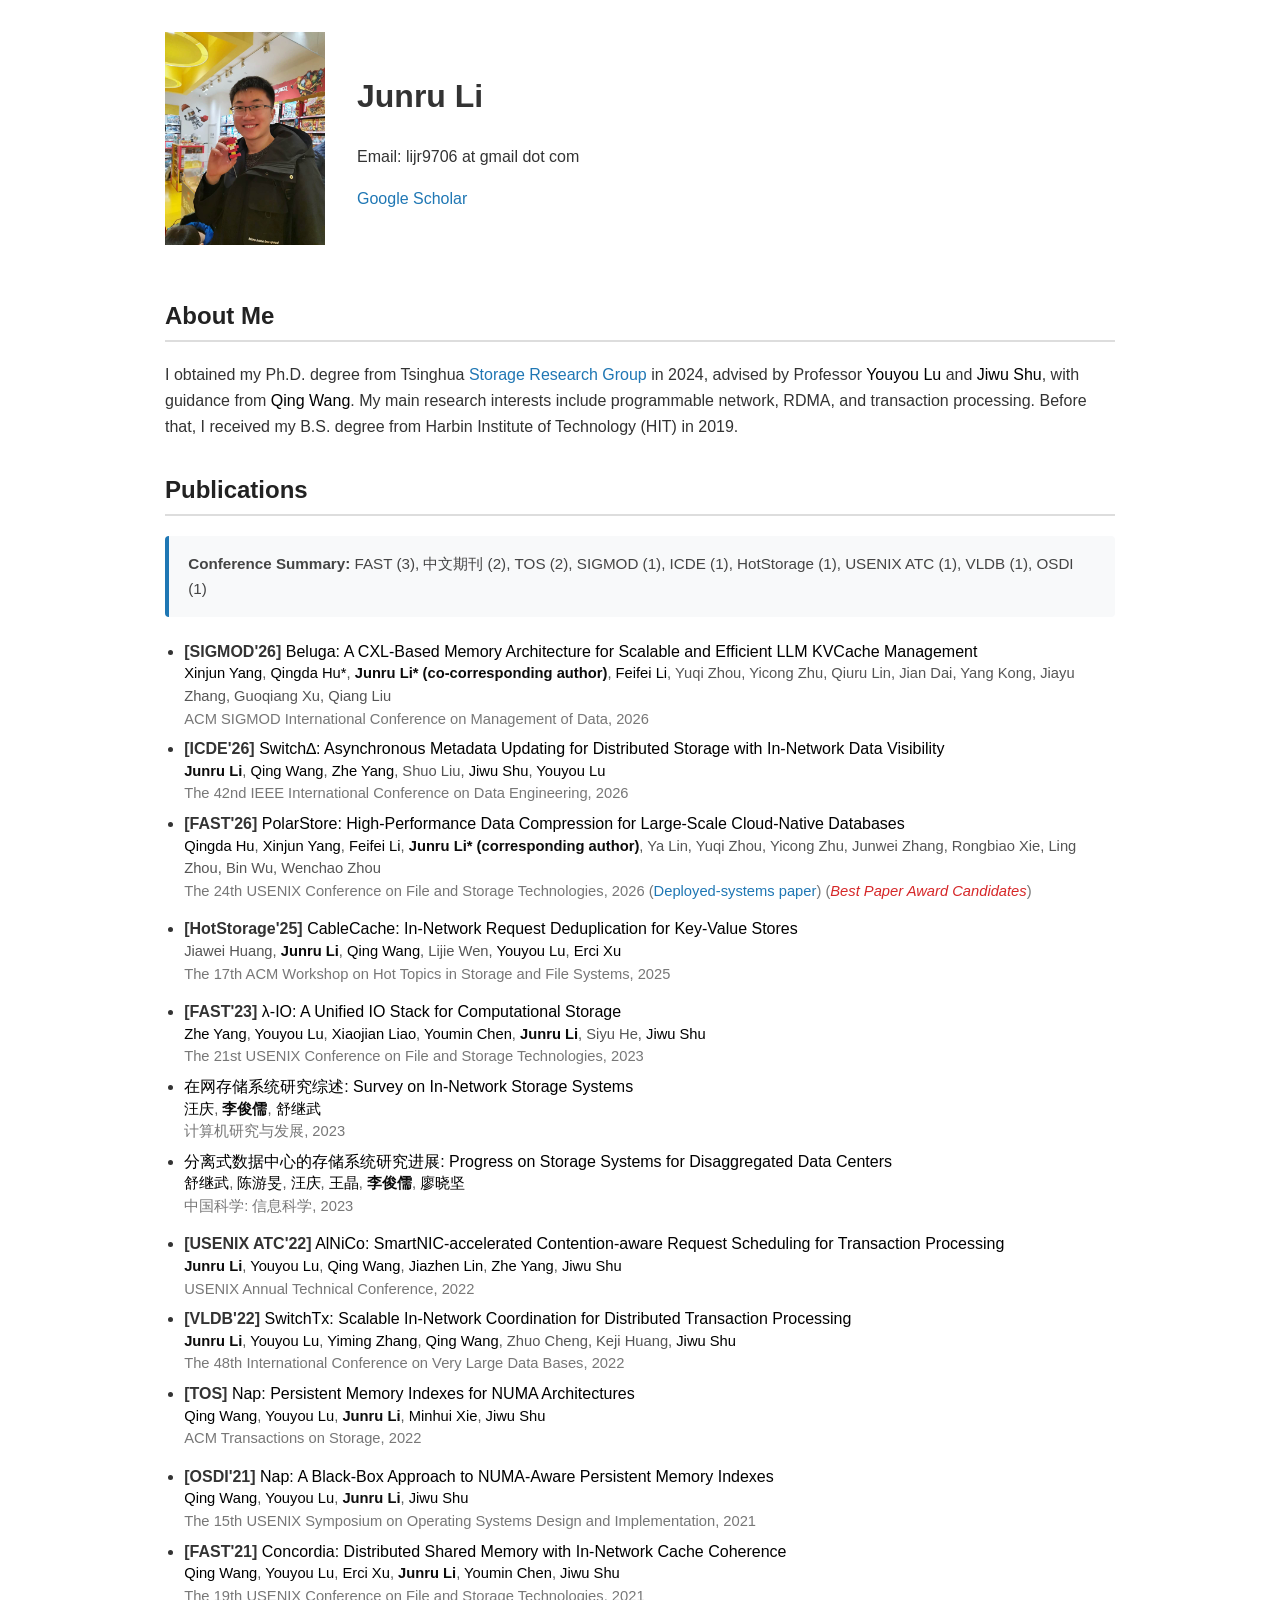
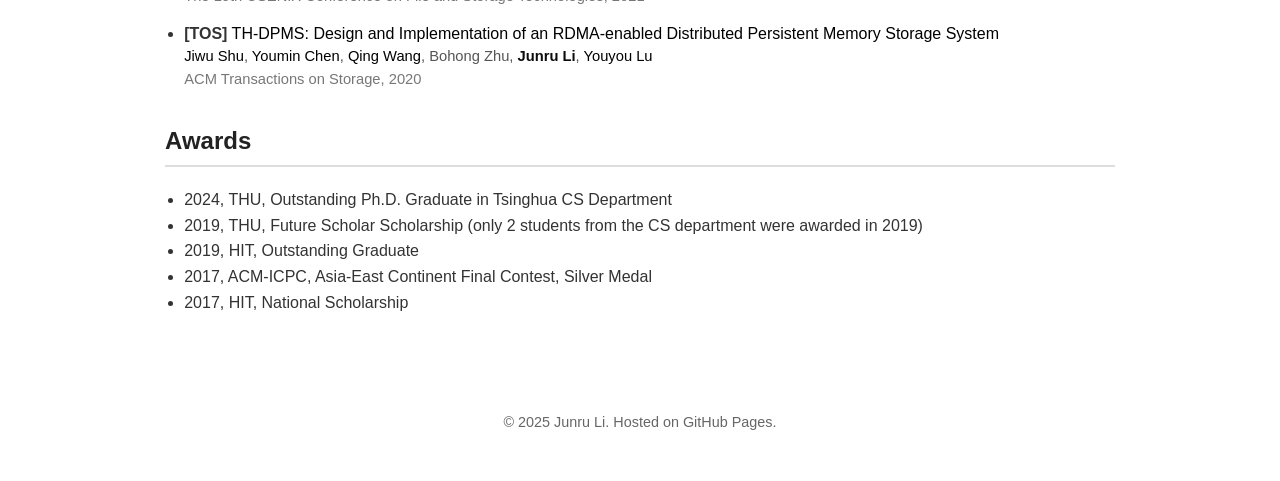
<file: index.html>
<!DOCTYPE html><html lang="en"><head>
  <meta charset="UTF-8">
  <meta name="viewport" content="width=device-width, initial-scale=1.0">
  <title>Junru Li</title>
  <link rel="icon" href="favicon.ico" type="image/x-icon">
  <link rel="stylesheet" href="style.css">
</head>

<body>
  <header class="header-flex">
    <img src="assets/ljr.png" alt="Profile picture" class="avatar-rect">
    <div class="info">
      <h1>Junru Li</h1>
      <p>Email: lijr9706 at gmail dot com</p>
      <!-- <p>Address: Beijing, China</p> -->
      <p>
        <a href="https://scholar.google.com/citations?user=Lg8fOyMAAAAJ" target="_blank" title="Google Scholar" class="bule-tag">
          Google Scholar</a>
        <!-- <a href="https://dblp.org/pid/97/6505-31.html" target="_blank" title="DBLP" class="bule-tag"> DBLP</a> -->
      </p>
    </div>
  </header>

  <main>
    <section id="about">
      <h2>About Me</h2>
      <p>I obtained my Ph.D. degree from Tsinghua <a href="https://storage.cs.tsinghua.edu.cn/" class="bule-tag">Storage Research Group</a> in 2024, advised by Professor <a href="http://storage.cs.tsinghua.edu.cn/~lu/">Youyou Lu</a> and <a href="http://storage.cs.tsinghua.edu.cn/~jiwu-shu/">Jiwu Shu</a>, with guidance from <a href="https://wangqing.io/">Qing Wang</a>. My main research interests include programmable network, RDMA, and transaction processing. 
        Before that, I received my B.S. degree from Harbin Institute of Technology (HIT) in 2019.
      </p>
    </section>


    <section id="publications">
      <h2>Publications</h2>
      <div id="paper-list">
        <!-- Papers grouped by year will be inserted here -->
      <div class="conference-summary"><p><strong>Conference Summary:</strong> FAST (3), 中文期刊 (2), TOS (2), SIGMOD (1), ICDE (1), HotStorage (1), USENIX ATC (1), VLDB (1), OSDI (1)</p></div><ul><li style="margin-bottom: 8px;">
            <strong>[SIGMOD'26]</strong> 
            <a href="https://2026.sigmod.org/" target="_blank">Beluga: A CXL-Based Memory Architecture for Scalable and Efficient LLM KVCache Management </a><br>
            <span class="authors"><a href="https://scholar.google.com/citations?user=EsV3aoEAAAAJ" class="author-link">Xinjun Yang</a>, <a href="https://scholar.google.com/citations?user=mdD3xMMAAAAJ" class="author-link">Qingda Hu*</a>, <span class="highlight">Junru Li* (co-corresponding author)</span>, <a href="https://scholar.google.com/citations?user=qPDhlWkAAAAJ" class="author-link">Feifei Li</a>, Yuqi Zhou, Yicong Zhu, Qiuru Lin, Jian Dai, Yang Kong, Jiayu Zhang, Guoqiang Xu, Qiang Liu</span><br>
            <span class="venue-full">ACM SIGMOD International Conference on Management of Data, 2026 </span>
            
          </li><li style="margin-bottom: 8px;">
            <strong>[ICDE'26]</strong> 
            <a href="https://icde2026.github.io/" target="_blank">Switch∆: Asynchronous Metadata Updating for Distributed Storage with In-Network Data Visibility </a><br>
            <span class="authors"><span class="highlight">Junru Li</span>, <a href="https://wangqing.io/" class="author-link">Qing Wang</a>, <a href="http://storage.cs.tsinghua.edu.cn/~yz" class="author-link">Zhe Yang</a>, Shuo Liu, <a href="http://storage.cs.tsinghua.edu.cn/~jiwu-shu" class="author-link">Jiwu Shu</a>, <a href="http://storage.cs.tsinghua.edu.cn/~lu/" class="author-link">Youyou Lu</a></span><br>
            <span class="venue-full">The 42nd IEEE International Conference on Data Engineering, 2026 </span>
            
          </li><li style="margin-bottom: 8px;">
            <strong>[FAST'26]</strong> 
            <a href="https://www.usenix.org/conference/fast26/" target="_blank">PolarStore: High-Performance Data Compression for Large-Scale Cloud-Native Databases </a><br>
            <span class="authors"><a href="https://scholar.google.com/citations?user=mdD3xMMAAAAJ" class="author-link">Qingda Hu</a>, <a href="https://scholar.google.com/citations?user=EsV3aoEAAAAJ" class="author-link">Xinjun Yang</a>, <a href="https://scholar.google.com/citations?user=qPDhlWkAAAAJ" class="author-link">Feifei Li</a>, <span class="highlight">Junru Li* (corresponding author)</span>, Ya Lin, Yuqi Zhou, Yicong Zhu, Junwei Zhang, Rongbiao Xie, Ling Zhou, Bin Wu, Wenchao Zhou</span><br>
            <span class="venue-full">The 24th USENIX Conference on File and Storage Technologies, 2026  (<span class="bule-tag">Deployed-systems paper</span>) (<span class="award-inline">Best Paper Award Candidates</span>)</span>
            
          </li></ul><ul><li style="margin-bottom: 8px;">
            <strong>[HotStorage'25]</strong> 
            <a href="https://www.hotstorage.org/2025/accepted.html" target="_blank">CableCache: In-Network Request Deduplication for Key-Value Stores </a><br>
            <span class="authors">Jiawei Huang, <span class="highlight">Junru Li</span>, <a href="https://wangqing.io/" class="author-link">Qing Wang</a>, Lijie Wen, <a href="http://storage.cs.tsinghua.edu.cn/~lu/" class="author-link">Youyou Lu</a>, <a href="https://giorgioercixu.github.io/" class="author-link">Erci Xu</a></span><br>
            <span class="venue-full">The 17th ACM Workshop on Hot Topics in Storage and File Systems, 2025 </span>
            
          </li></ul><ul><li style="margin-bottom: 8px;">
            <strong>[FAST'23]</strong> 
            <a href="https://www.usenix.org/conference/fast23/presentation/yang-zhe" target="_blank">λ-IO: A Unified IO Stack for Computational Storage </a><br>
            <span class="authors"><a href="http://storage.cs.tsinghua.edu.cn/~yz" class="author-link">Zhe Yang</a>, <a href="http://storage.cs.tsinghua.edu.cn/~lu/" class="author-link">Youyou Lu</a>, <a href="https://liaoxiaojian.github.io/" class="author-link">Xiaojian Liao</a>, <a href="https://chenyoumin1993.github.io/" class="author-link">Youmin Chen</a>, <span class="highlight">Junru Li</span>, Siyu He, <a href="http://storage.cs.tsinghua.edu.cn/~jiwu-shu" class="author-link">Jiwu Shu</a></span><br>
            <span class="venue-full">The 21st USENIX Conference on File and Storage Technologies, 2023 </span>
            
          </li><li style="margin-bottom: 8px;">
            
            <a href="https://crad.ict.ac.cn/article/doi/10.7544/issn1000-1239.202220865" target="_blank">在网存储系统研究综述: Survey on In-Network Storage Systems </a><br>
            <span class="authors"><a href="https://wangqing.io/" class="author-link">汪庆</a>, <span class="highlight">李俊儒</span>, <a href="http://storage.cs.tsinghua.edu.cn/~jiwu-shu" class="author-link">舒继武</a></span><br>
            <span class="venue-full">计算机研究与发展, 2023 </span>
            
          </li><li style="margin-bottom: 8px;">
            
            <a href="https://storage.cs.tsinghua.edu.cn/publications/分离式数据中心的存储系统研究进展.pdf" target="_blank">分离式数据中心的存储系统研究进展: Progress on Storage Systems for Disaggregated Data Centers </a><br>
            <span class="authors"><a href="http://storage.cs.tsinghua.edu.cn/~jiwu-shu" class="author-link">舒继武</a>, <a href="https://chenyoumin1993.github.io/" class="author-link">陈游旻</a>, <a href="https://wangqing.io/" class="author-link">汪庆</a>, <a href="https://storage.cs.tsinghua.edu.cn/~wj/" class="author-link">王晶</a>, <span class="highlight">李俊儒</span>, <a href="https://liaoxiaojian.github.io/" class="author-link">廖晓坚</a></span><br>
            <span class="venue-full">中国科学: 信息科学, 2023 </span>
            
          </li></ul><ul><li style="margin-bottom: 8px;">
            <strong>[USENIX ATC'22]</strong> 
            <a href="https://www.usenix.org/conference/atc22/presentation/li-junru" target="_blank">AlNiCo: SmartNIC-accelerated Contention-aware Request Scheduling for Transaction Processing </a><br>
            <span class="authors"><span class="highlight">Junru Li</span>, <a href="http://storage.cs.tsinghua.edu.cn/~lu/" class="author-link">Youyou Lu</a>, <a href="https://wangqing.io/" class="author-link">Qing Wang</a>, <a href="https://storage.cs.tsinghua.edu.cn/~ljz/" class="author-link">Jiazhen Lin</a>, <a href="http://storage.cs.tsinghua.edu.cn/~yz" class="author-link">Zhe Yang</a>, <a href="http://storage.cs.tsinghua.edu.cn/~jiwu-shu" class="author-link">Jiwu Shu</a></span><br>
            <span class="venue-full">USENIX Annual Technical Conference, 2022 </span>
            
          </li><li style="margin-bottom: 8px;">
            <strong>[VLDB'22]</strong> 
            <a href="https://vldb.org/pvldb/vol15/p2881-li.pdf" target="_blank">SwitchTx: Scalable In-Network Coordination for Distributed Transaction Processing </a><br>
            <span class="authors"><span class="highlight">Junru Li</span>, <a href="http://storage.cs.tsinghua.edu.cn/~lu/" class="author-link">Youyou Lu</a>, <a href="http://nicexlab.com/zym.htm" class="author-link">Yiming Zhang</a>, <a href="https://wangqing.io/" class="author-link">Qing Wang</a>, Zhuo Cheng, Keji Huang, <a href="http://storage.cs.tsinghua.edu.cn/~jiwu-shu" class="author-link">Jiwu Shu</a></span><br>
            <span class="venue-full">The 48th International Conference on Very Large Data Bases, 2022 </span>
            
          </li><li style="margin-bottom: 8px;">
            <strong>[TOS]</strong> 
            <a href="https://dl.acm.org/doi/10.1145/3507922" target="_blank">Nap: Persistent Memory Indexes for NUMA Architectures </a><br>
            <span class="authors"><a href="https://wangqing.io/" class="author-link">Qing Wang</a>, <a href="http://storage.cs.tsinghua.edu.cn/~lu/" class="author-link">Youyou Lu</a>, <span class="highlight">Junru Li</span>, <a href="https://minhui-xie.github.io/" class="author-link">Minhui Xie</a>, <a href="http://storage.cs.tsinghua.edu.cn/~jiwu-shu" class="author-link">Jiwu Shu</a></span><br>
            <span class="venue-full">ACM Transactions on Storage, 2022 </span>
            
          </li></ul><ul><li style="margin-bottom: 8px;">
            <strong>[OSDI'21]</strong> 
            <a href="https://www.usenix.org/conference/osdi21/presentation/wang-qing" target="_blank">Nap: A Black-Box Approach to NUMA-Aware Persistent Memory Indexes </a><br>
            <span class="authors"><a href="https://wangqing.io/" class="author-link">Qing Wang</a>, <a href="http://storage.cs.tsinghua.edu.cn/~lu/" class="author-link">Youyou Lu</a>, <span class="highlight">Junru Li</span>, <a href="http://storage.cs.tsinghua.edu.cn/~jiwu-shu" class="author-link">Jiwu Shu</a></span><br>
            <span class="venue-full">The 15th USENIX Symposium on Operating Systems Design and Implementation, 2021 </span>
            
          </li><li style="margin-bottom: 8px;">
            <strong>[FAST'21]</strong> 
            <a href="https://www.usenix.org/conference/fast21/presentation/wang" target="_blank">Concordia: Distributed Shared Memory with In-Network Cache Coherence </a><br>
            <span class="authors"><a href="https://wangqing.io/" class="author-link">Qing Wang</a>, <a href="http://storage.cs.tsinghua.edu.cn/~lu/" class="author-link">Youyou Lu</a>, <a href="https://giorgioercixu.github.io/" class="author-link">Erci Xu</a>, <span class="highlight">Junru Li</span>, <a href="https://chenyoumin1993.github.io/" class="author-link">Youmin Chen</a>, <a href="http://storage.cs.tsinghua.edu.cn/~jiwu-shu" class="author-link">Jiwu Shu</a></span><br>
            <span class="venue-full">The 19th USENIX Conference on File and Storage Technologies, 2021 </span>
            
          </li></ul><ul><li style="margin-bottom: 8px;">
            <strong>[TOS]</strong> 
            <a href="https://dl.acm.org/doi/10.1145/3412852" target="_blank">TH-DPMS: Design and Implementation of an RDMA-enabled Distributed Persistent Memory Storage System </a><br>
            <span class="authors"><a href="http://storage.cs.tsinghua.edu.cn/~jiwu-shu" class="author-link">Jiwu Shu</a>, <a href="https://chenyoumin1993.github.io/" class="author-link">Youmin Chen</a>, <a href="https://wangqing.io/" class="author-link">Qing Wang</a>, Bohong Zhu, <span class="highlight">Junru Li</span>, <a href="http://storage.cs.tsinghua.edu.cn/~lu/" class="author-link">Youyou Lu</a></span><br>
            <span class="venue-full">ACM Transactions on Storage, 2020 </span>
            
          </li></ul></div>
    </section>

    <section id="research">
      <h2>Awards</h2>
      <ul>
        <li> 2024, THU, Outstanding Ph.D. Graduate in Tsinghua CS Department</li>
        <!-- <li> 2023, THU, First-class Scholarship （深交所资助）</li>
        <li> 2023, THU, Longfor Scholarship （龙湖集团资助）</li>
        <li> 2022, THU, Second-class Scholarship （赣州市政府资助）</li>
        <li> 2022, THU, Longfor Scholarship （龙湖集团资助）</li> -->
        <li> 2019, THU, Future Scholar Scholarship (only 2 students from the CS department were awarded in 2019) </li>
        <li> 2019, HIT, Outstanding Graduate</li>
        <li> 2017, ACM-ICPC, Asia-East Continent Final Contest, Silver Medal</li>
        <!-- (Team: MyHappinessIsAll, <a href="https://icpc.global/regionals/finder/asia-ec-league-final-2017/standings">link</a>)</li> -->
        <li> 2017, HIT, National Scholarship</li>
        <!-- <li> 2015, HIT, Freshman Scholarship</li> -->
      </ul>
    </section>
  </main>

  <footer>
    <p>© 2025 Junru Li. Hosted on GitHub Pages. </p> <!--Fork from Qing Wang-->
  </footer>





</body></html>
</file>
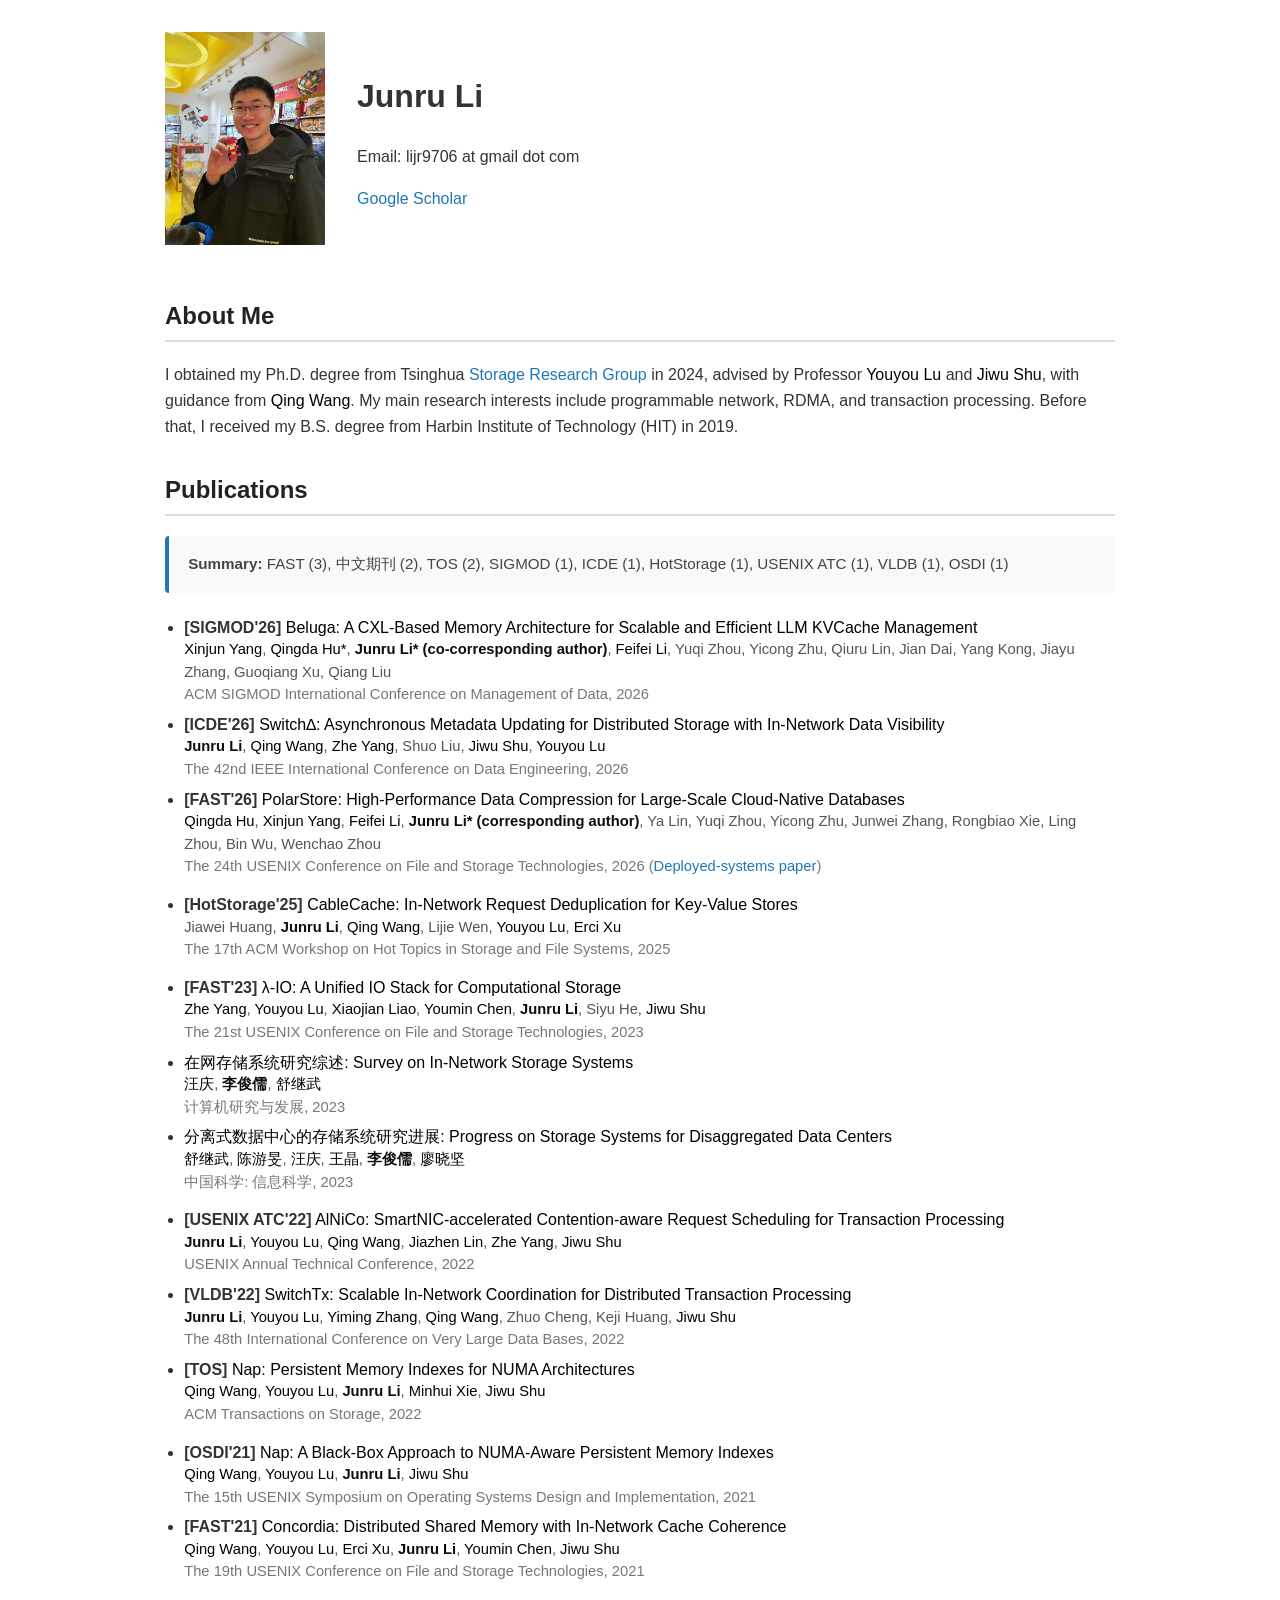
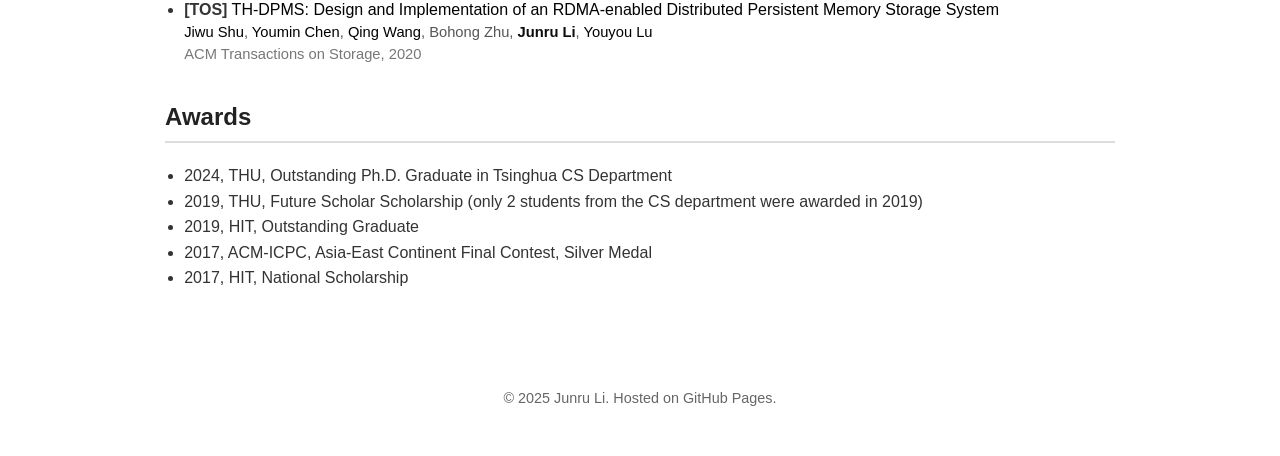
<file: js_index.html>
<!DOCTYPE html>
<html lang="en">

<head>
  <meta charset="UTF-8" />
  <meta name="viewport" content="width=device-width, initial-scale=1.0" />
  <title>Junru Li</title>
  <link rel="icon" href="favicon.ico" type="image/x-icon">
  <link rel="stylesheet" href="style.css" />
</head>

<body>
  <header class="header-flex">
    <img src="assets/ljr.png" alt="Profile picture" class="avatar-rect">
    <div class="info">
      <h1>Junru Li</h1>
      <p>Email: lijr9706 at gmail dot com</p>
      <!-- <p>Address: Beijing, China</p> -->
      <p>
        <a href="https://scholar.google.com/citations?user=Lg8fOyMAAAAJ" target="_blank" title="Google Scholar" class="bule-tag">
          Google Scholar</a>
        <!-- <a href="https://dblp.org/pid/97/6505-31.html" target="_blank" title="DBLP" class="bule-tag"> DBLP</a> -->
      </p>
    </div>
  </header>

  <main>
    <section id="about">
      <h2>About Me</h2>
      <p>I obtained my Ph.D. degree from Tsinghua <a href="https://storage.cs.tsinghua.edu.cn/" class="bule-tag">Storage Research Group</a> in 2024, advised by Professor <a href="http://storage.cs.tsinghua.edu.cn/~lu/">Youyou Lu</a> and <a href="http://storage.cs.tsinghua.edu.cn/~jiwu-shu/">Jiwu Shu</a>, with guidance from <a href="https://wangqing.io/">Qing Wang</a>. My main research interests include programmable network, RDMA, and transaction processing. 
        Before that, I received my B.S. degree from Harbin Institute of Technology (HIT) in 2019.
      </p>
    </section>


    <section id="publications">
      <h2>Publications</h2>
      <div id="paper-list">
        <!-- Papers grouped by year will be inserted here -->
      </div>
    </section>

    <section id="research">
      <h2>Awards</h2>
      <ul>
        <li> 2024, THU, Outstanding Ph.D. Graduate in Tsinghua CS Department</li>
        <!-- <li> 2023, THU, First-class Scholarship （深交所资助）</li>
        <li> 2023, THU, Longfor Scholarship （龙湖集团资助）</li>
        <li> 2022, THU, Second-class Scholarship （赣州市政府资助）</li>
        <li> 2022, THU, Longfor Scholarship （龙湖集团资助）</li> -->
        <li> 2019, THU, Future Scholar Scholarship (only 2 students from the CS department were awarded in 2019) </li>
        <li> 2019, HIT, Outstanding Graduate</li>
        <li> 2017, ACM-ICPC, Asia-East Continent Final Contest, Silver Medal</li>
        <!-- (Team: MyHappinessIsAll, <a href="https://icpc.global/regionals/finder/asia-ec-league-final-2017/standings">link</a>)</li> -->
        <li> 2017, HIT, National Scholarship</li>
        <!-- <li> 2015, HIT, Freshman Scholarship</li> -->
      </ul>
    </section>
  </main>

  <footer>
    <p>© 2025 Junru Li. Hosted on GitHub Pages. </p> <!--Fork from Qing Wang-->
  </footer>

  <script src="script.js"></script>
</body>

</html>
</file>
<file: style.css>
body {
  font-family: 'Helvetica Neue', sans-serif;
  margin: 0;
  padding: 0;
  line-height: 1.6;
  color: #333;
  background-color: #fff;
}

.header-flex {
  display: flex;
  align-items: center;
  justify-content: flex-start;
  padding: 2rem 1rem 1rem 1rem;
  max-width: 950px;
  margin: 0 auto;
  flex-wrap: wrap;
}

.avatar-rect {
  width: 160px;
  height: auto;
  object-fit: cover;
  margin-right: 2rem;
}

main {
  max-width: 950px;
  margin: 0 auto;
  padding: 1rem;
  padding-bottom: 1rem;
}

section {
  margin-bottom: 2rem;
}

h2 {
  border-bottom: 2px solid #ddd;
  padding-bottom: 0.3rem;
  color: #222;
}

ul {
  padding-left: 1.2rem;
}



.venue-short {
  font-weight: bold;
  font-style: italic;
}


.award-inline {
  color: #d62728;
  font-style: italic;
}

footer {
  text-align: center;
  font-size: 0.9rem;
  color: #666;
  margin-top: 3rem;
  padding-bottom: 2rem;
}

@media (max-width: 600px) {
  .header-flex {
    flex-direction: column;
    text-align: center;
  }

  .avatar-rect {
    width: 80%;
    margin-right: 0;
    margin-bottom: 1rem;
  }
}

a {
  text-decoration: none;
  color: black;
}

a:hover {
  text-decoration: underline;
}

.highlight {
  color: #0c0c0c;
  font-weight: 600;
  /* text-decoration: underline; */
}

.bule-tag {
  color: #1f77b4;
  /* 浅蓝色，与 matplotlib 默认蓝色一致 */
}


.award {
  font-size: 0.92em;
  color: #d62728;
  font-style: italic;
}

.authors {
  font-size: 0.92em;
  color: #555;
}

.venue-full {
  font-size: 0.92em;
  color: #777;
}

#paper-list li {
  line-height: 1.35em;
}

.conference-summary {
  background-color: #f8f9fa;
  padding: 1rem 1.2rem;
  margin-bottom: 1.5rem;
  border-left: 4px solid #1f77b4;
  border-radius: 4px;
  font-size: 0.95em;
}

.conference-summary p {
  margin: 0;
  color: #444;
  line-height: 1.6;
}
</file>
